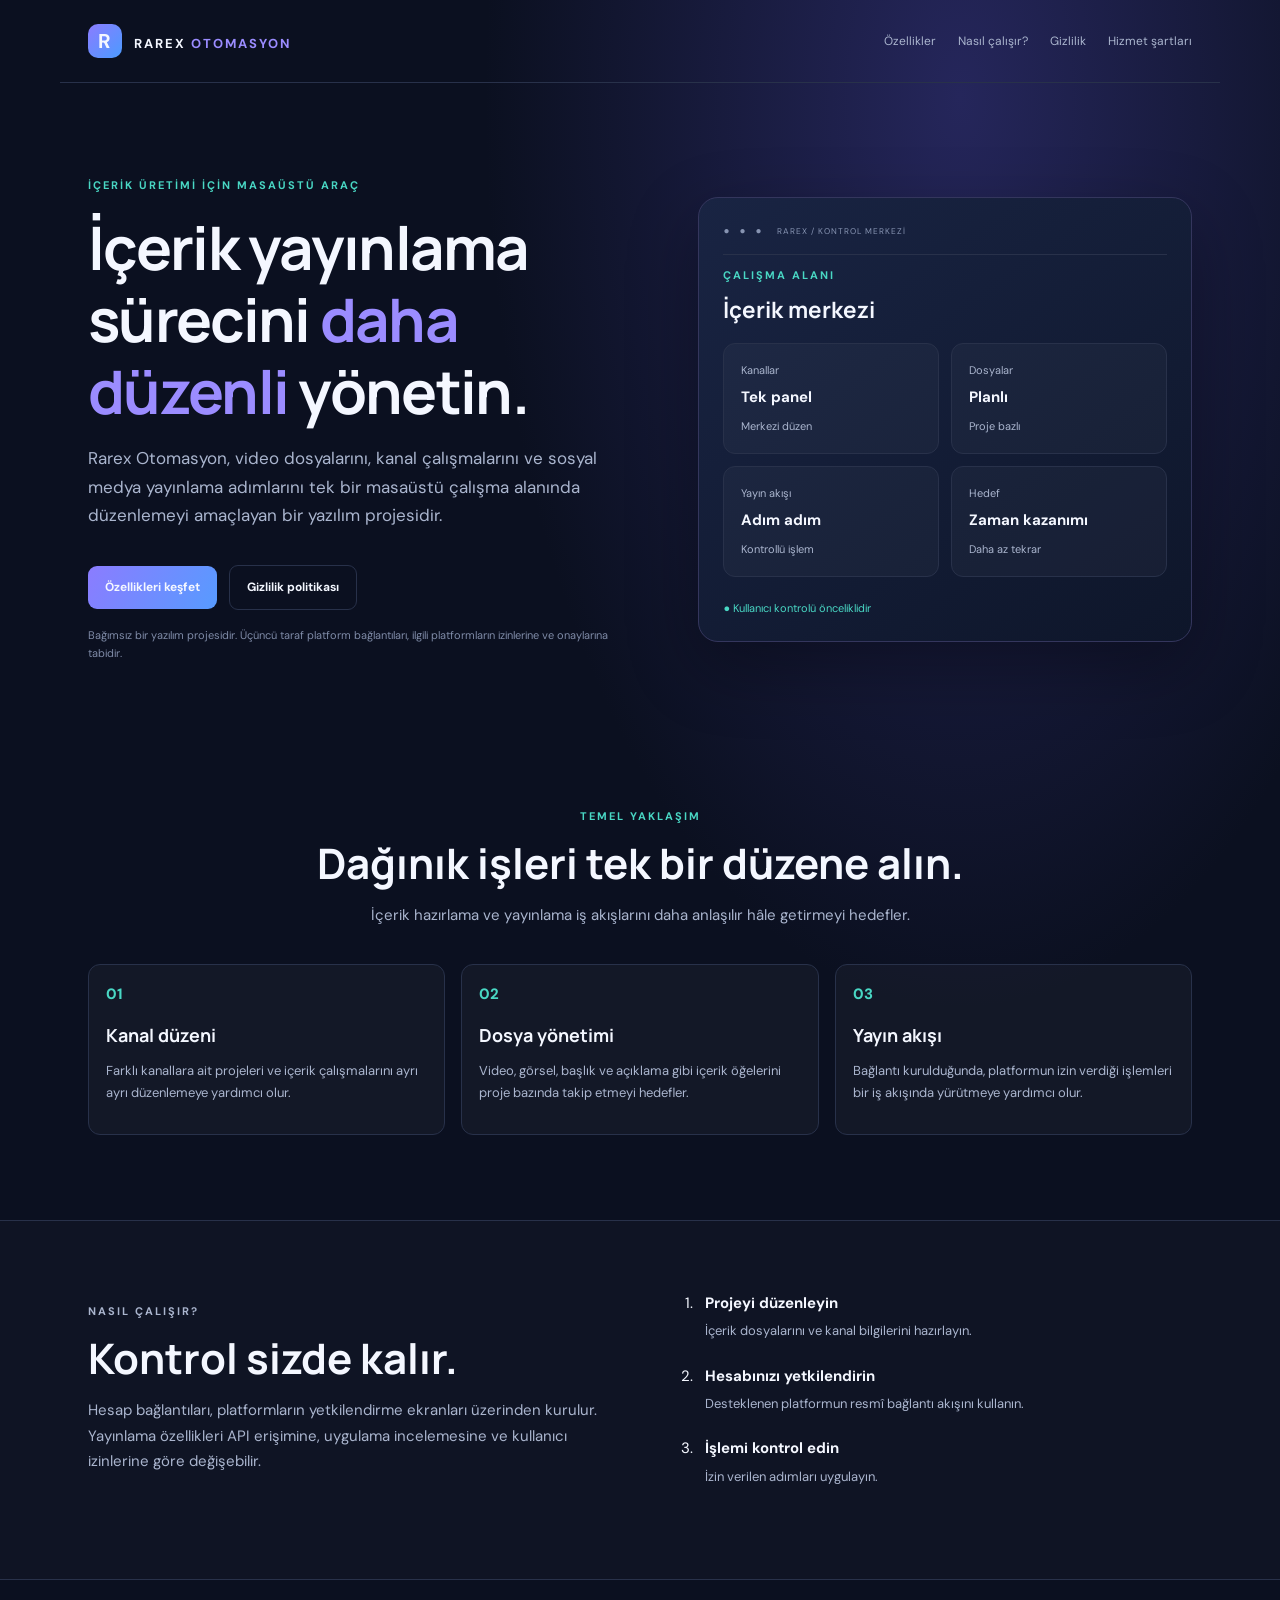
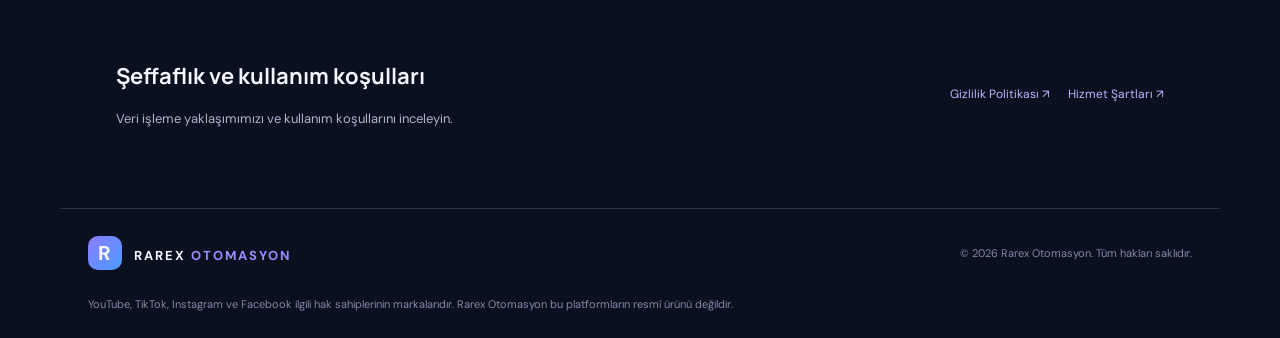
<file: index.html>
<!doctype html>
<html lang="tr"><head><meta charset="utf-8"><meta name="viewport" content="width=device-width, initial-scale=1"><meta name="description" content="Rarex Otomasyon içerik yayınlama iş akışlarını düzenlemeye yardımcı olur."><title>Rarex Otomasyon</title><link rel="stylesheet" href="style.css"></head>
<body><header><a class="brand" href="index.html"><span>R</span> RAREX <b>OTOMASYON</b></a><nav><a href="#ozellikler">Özellikler</a><a href="#nasil">Nasıl çalışır?</a><a href="gizlilik-politikasi.html">Gizlilik</a><a href="hizmet-sartlari.html">Hizmet şartları</a></nav></header>
<main><section class="hero"><div><p class="eyebrow">İÇERİK ÜRETİMİ İÇİN MASAÜSTÜ ARAÇ</p><h1>İçerik yayınlama sürecini <em>daha düzenli</em> yönetin.</h1><p class="lead">Rarex Otomasyon, video dosyalarını, kanal çalışmalarını ve sosyal medya yayınlama adımlarını tek bir masaüstü çalışma alanında düzenlemeyi amaçlayan bir yazılım projesidir.</p><a class="button" href="#ozellikler">Özellikleri keşfet</a> <a class="button secondary" href="gizlilik-politikasi.html">Gizlilik politikası</a><p class="note">Bağımsız bir yazılım projesidir. Üçüncü taraf platform bağlantıları, ilgili platformların izinlerine ve onaylarına tabidir.</p></div>
<div class="dashboard"><div class="dash-top">●　●　● <small>RAREX / KONTROL MERKEZİ</small></div><p class="eyebrow">ÇALIŞMA ALANI</p><h2>İçerik merkezi</h2><div class="tiles"><article><small>Kanallar</small><b>Tek panel</b><small>Merkezi düzen</small></article><article><small>Dosyalar</small><b>Planlı</b><small>Proje bazlı</small></article><article><small>Yayın akışı</small><b>Adım adım</b><small>Kontrollü işlem</small></article><article><small>Hedef</small><b>Zaman kazanımı</b><small>Daha az tekrar</small></article></div><p class="status">● Kullanıcı kontrolü önceliklidir</p></div></section>
<section id="ozellikler" class="section"><p class="eyebrow">TEMEL YAKLAŞIM</p><h2>Dağınık işleri tek bir düzene alın.</h2><p class="muted">İçerik hazırlama ve yayınlama iş akışlarını daha anlaşılır hâle getirmeyi hedefler.</p><div class="cards"><article><span>01</span><h3>Kanal düzeni</h3><p>Farklı kanallara ait projeleri ve içerik çalışmalarını ayrı ayrı düzenlemeye yardımcı olur.</p></article><article><span>02</span><h3>Dosya yönetimi</h3><p>Video, görsel, başlık ve açıklama gibi içerik öğelerini proje bazında takip etmeyi hedefler.</p></article><article><span>03</span><h3>Yayın akışı</h3><p>Bağlantı kurulduğunda, platformun izin verdiği işlemleri bir iş akışında yürütmeye yardımcı olur.</p></article></div></section>
<section id="nasil" class="workflow"><div><p class="eyebrow">NASIL ÇALIŞIR?</p><h2>Kontrol sizde kalır.</h2><p>Hesap bağlantıları, platformların yetkilendirme ekranları üzerinden kurulur. Yayınlama özellikleri API erişimine, uygulama incelemesine ve kullanıcı izinlerine göre değişebilir.</p></div><ol><li><b>Projeyi düzenleyin</b><p>İçerik dosyalarını ve kanal bilgilerini hazırlayın.</p></li><li><b>Hesabınızı yetkilendirin</b><p>Desteklenen platformun resmî bağlantı akışını kullanın.</p></li><li><b>İşlemi kontrol edin</b><p>İzin verilen adımları uygulayın.</p></li></ol></section>
<section class="legal"><div><h2>Şeffaflık ve kullanım koşulları</h2><p>Veri işleme yaklaşımımızı ve kullanım koşullarını inceleyin.</p></div><div><a href="gizlilik-politikasi.html">Gizlilik Politikası ↗</a><a href="hizmet-sartlari.html">Hizmet Şartları ↗</a></div></section></main>
<footer><a class="brand" href="index.html"><span>R</span> RAREX <b>OTOMASYON</b></a><p>© 2026 Rarex Otomasyon. Tüm hakları saklıdır.</p><small>YouTube, TikTok, Instagram ve Facebook ilgili hak sahiplerinin markalarıdır. Rarex Otomasyon bu platformların resmî ürünü değildir.</small></footer></body></html>
</file>
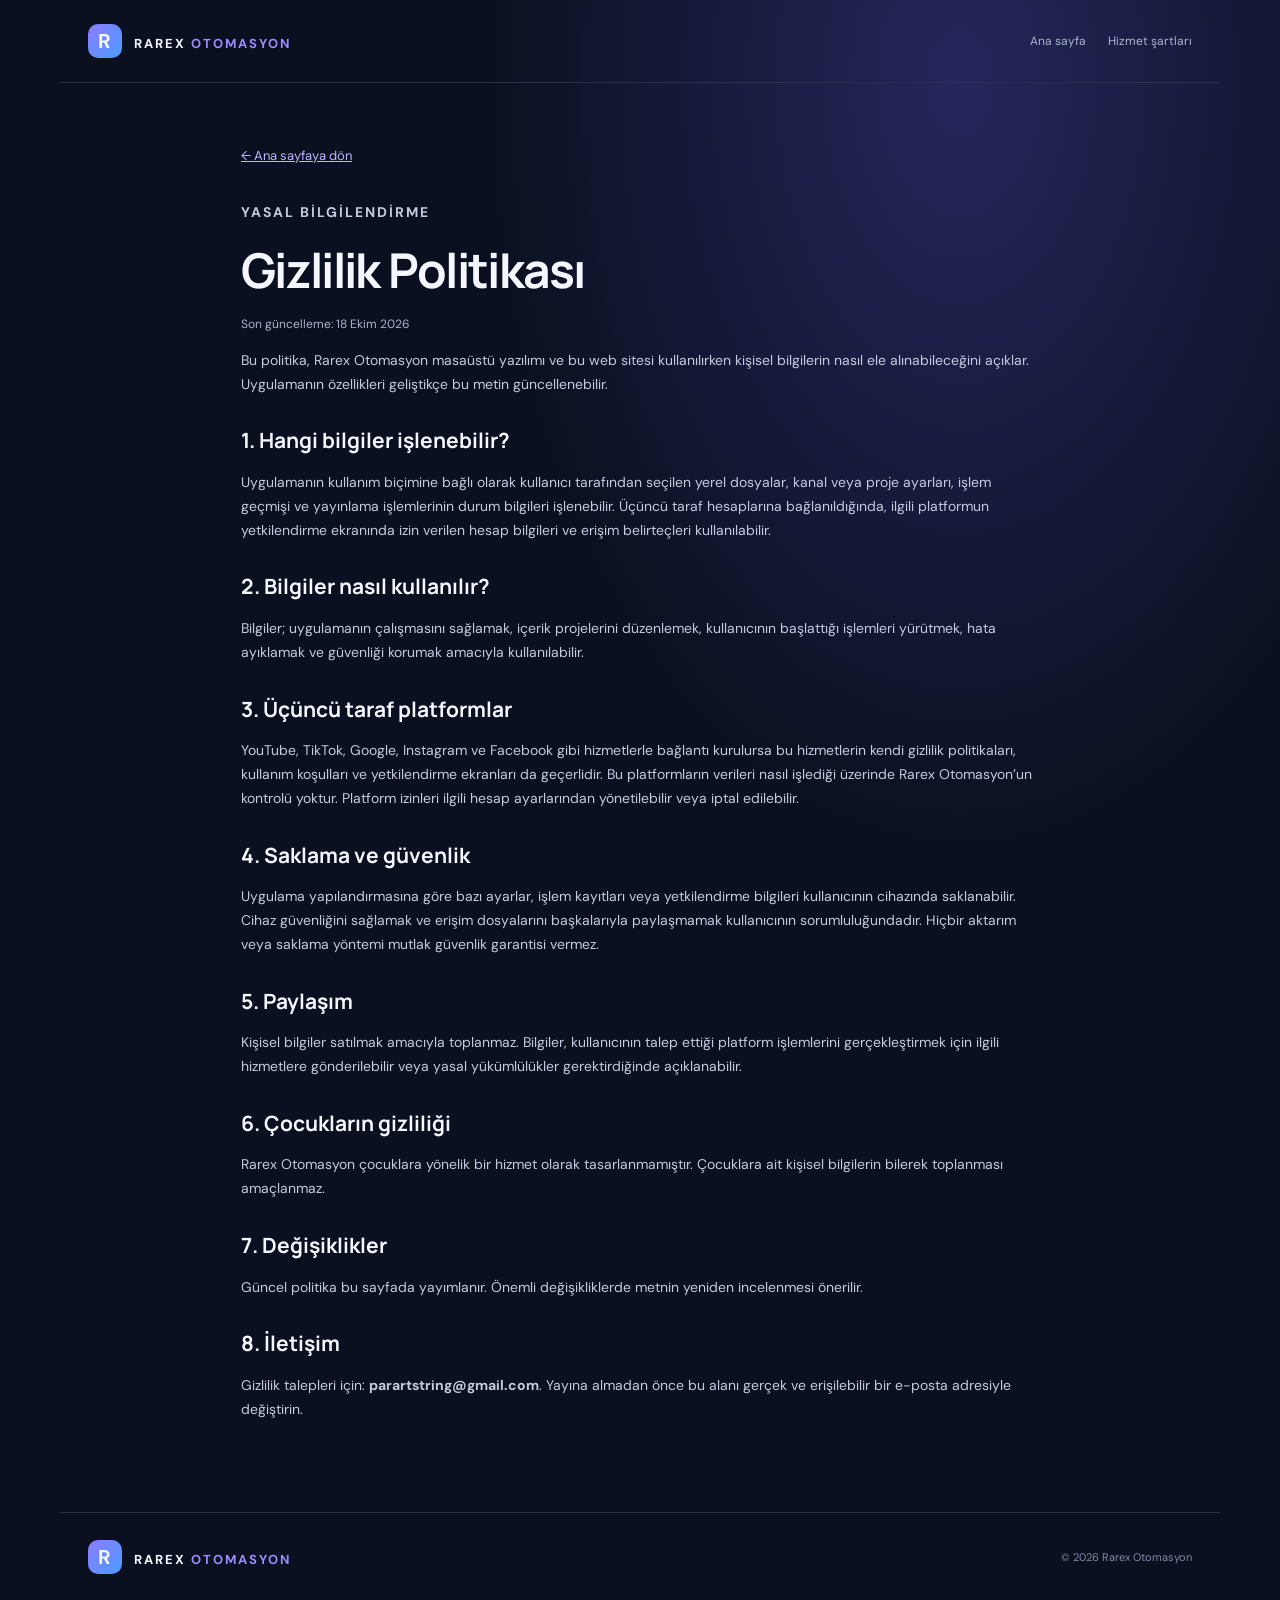
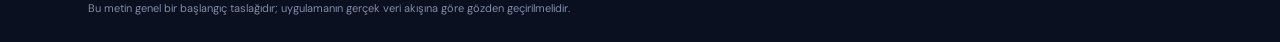
<file: gizlilik-politikasi.html>
<!doctype html><html lang="tr"><head><meta charset="utf-8"><meta name="viewport" content="width=device-width,initial-scale=1"><title>Gizlilik Politikası | Rarex Otomasyon</title><link rel="stylesheet" href="style.css"></head><body><header><a class="brand" href="index.html"><span>R</span> RAREX <b>OTOMASYON</b></a><nav><a href="index.html">Ana sayfa</a><a href="hizmet-sartlari.html">Hizmet şartları</a></nav></header><main class="legal-page"><a class="back" href="index.html">← Ana sayfaya dön</a><p class="eyebrow">YASAL BİLGİLENDİRME</p><h1>Gizlilik Politikası</h1><p class="updated">Son güncelleme: 18 Ekim 2026</p><p>Bu politika, Rarex Otomasyon masaüstü yazılımı ve bu web sitesi kullanılırken kişisel bilgilerin nasıl ele alınabileceğini açıklar. Uygulamanın özellikleri geliştikçe bu metin güncellenebilir.</p><h2>1. Hangi bilgiler işlenebilir?</h2><p>Uygulamanın kullanım biçimine bağlı olarak kullanıcı tarafından seçilen yerel dosyalar, kanal veya proje ayarları, işlem geçmişi ve yayınlama işlemlerinin durum bilgileri işlenebilir. Üçüncü taraf hesaplarına bağlanıldığında, ilgili platformun yetkilendirme ekranında izin verilen hesap bilgileri ve erişim belirteçleri kullanılabilir.</p><h2>2. Bilgiler nasıl kullanılır?</h2><p>Bilgiler; uygulamanın çalışmasını sağlamak, içerik projelerini düzenlemek, kullanıcının başlattığı işlemleri yürütmek, hata ayıklamak ve güvenliği korumak amacıyla kullanılabilir.</p><h2>3. Üçüncü taraf platformlar</h2><p>YouTube, TikTok, Google, Instagram ve Facebook gibi hizmetlerle bağlantı kurulursa bu hizmetlerin kendi gizlilik politikaları, kullanım koşulları ve yetkilendirme ekranları da geçerlidir. Bu platformların verileri nasıl işlediği üzerinde Rarex Otomasyon’un kontrolü yoktur. Platform izinleri ilgili hesap ayarlarından yönetilebilir veya iptal edilebilir.</p><h2>4. Saklama ve güvenlik</h2><p>Uygulama yapılandırmasına göre bazı ayarlar, işlem kayıtları veya yetkilendirme bilgileri kullanıcının cihazında saklanabilir. Cihaz güvenliğini sağlamak ve erişim dosyalarını başkalarıyla paylaşmamak kullanıcının sorumluluğundadır. Hiçbir aktarım veya saklama yöntemi mutlak güvenlik garantisi vermez.</p><h2>5. Paylaşım</h2><p>Kişisel bilgiler satılmak amacıyla toplanmaz. Bilgiler, kullanıcının talep ettiği platform işlemlerini gerçekleştirmek için ilgili hizmetlere gönderilebilir veya yasal yükümlülükler gerektirdiğinde açıklanabilir.</p><h2>6. Çocukların gizliliği</h2><p>Rarex Otomasyon çocuklara yönelik bir hizmet olarak tasarlanmamıştır. Çocuklara ait kişisel bilgilerin bilerek toplanması amaçlanmaz.</p><h2>7. Değişiklikler</h2><p>Güncel politika bu sayfada yayımlanır. Önemli değişikliklerde metnin yeniden incelenmesi önerilir.</p><h2>8. İletişim</h2><p>Gizlilik talepleri için: <strong>parartstring@gmail.com</strong>. Yayına almadan önce bu alanı gerçek ve erişilebilir bir e-posta adresiyle değiştirin.</p></main><footer><a class="brand" href="index.html"><span>R</span> RAREX <b>OTOMASYON</b></a><p>© 2026 Rarex Otomasyon</p><small>Bu metin genel bir başlangıç taslağıdır; uygulamanın gerçek veri akışına göre gözden geçirilmelidir.</small></footer></body></html>
</file>
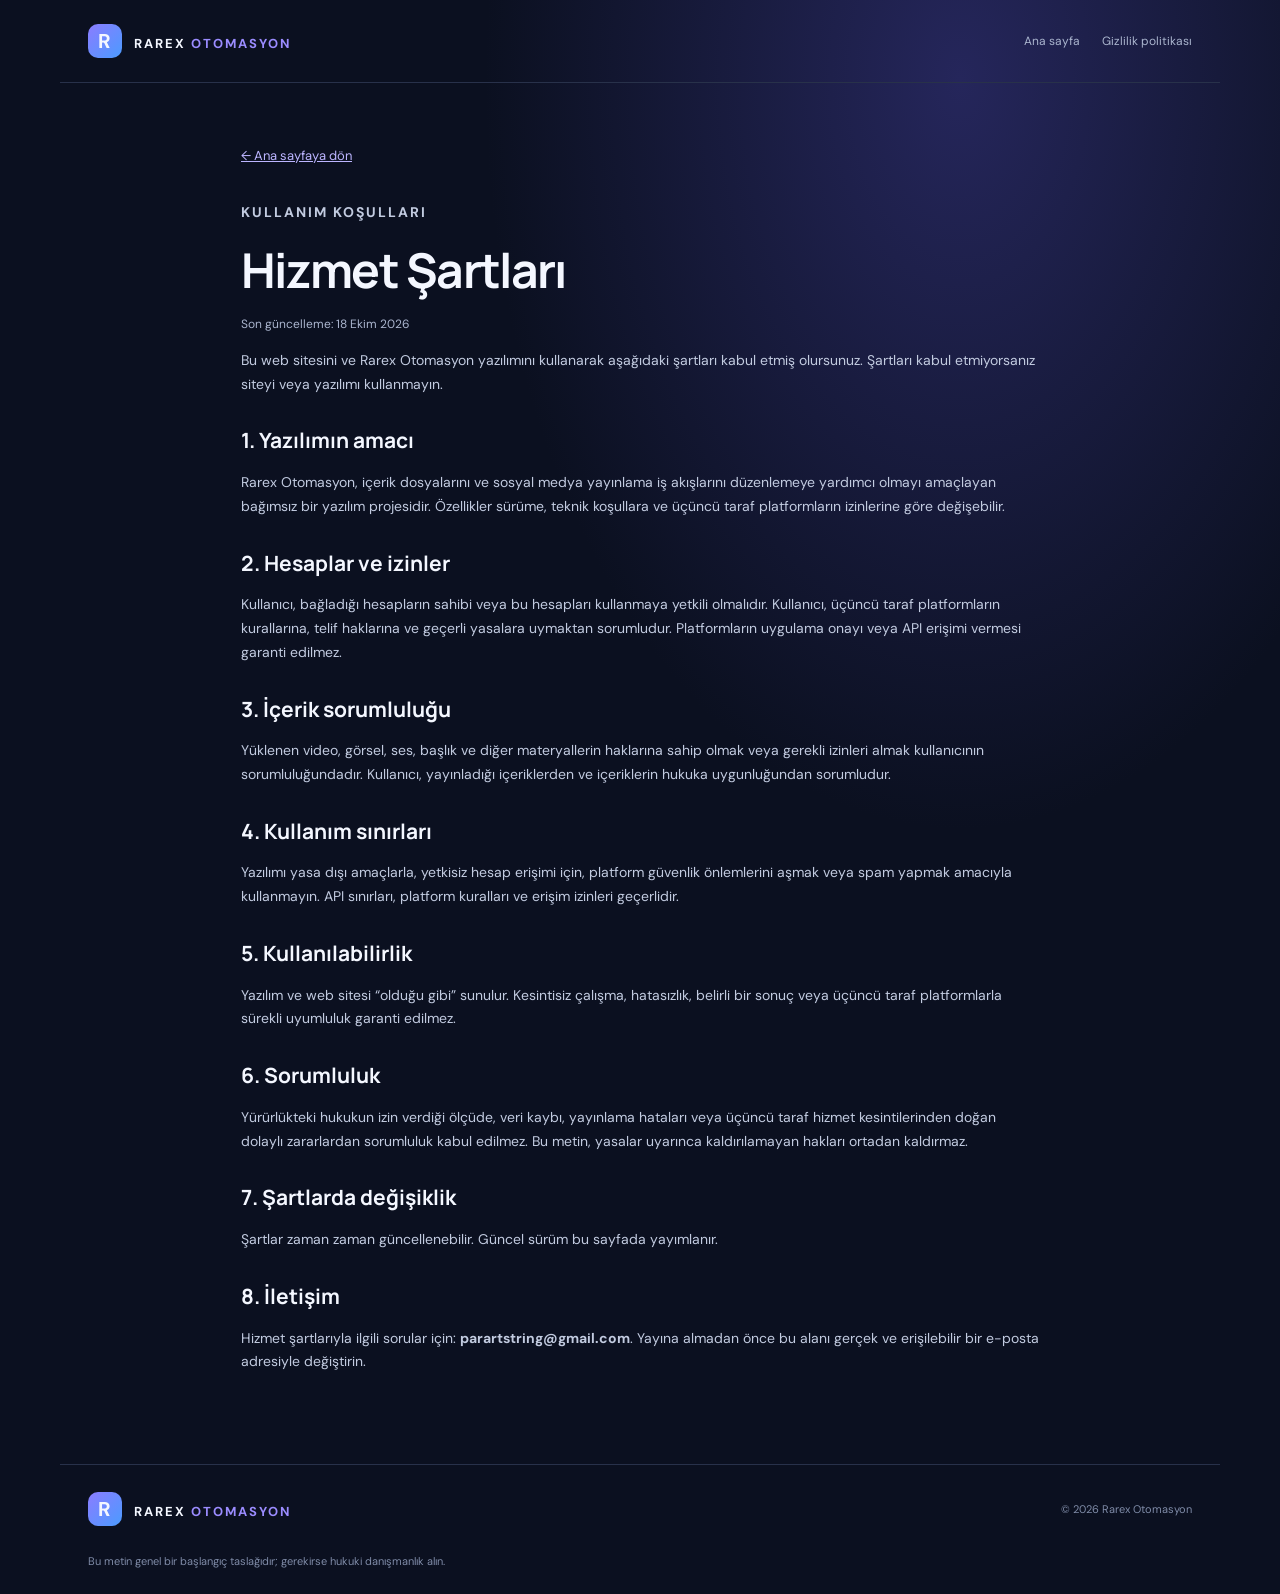
<file: hizmet-sartlari.html>
<!doctype html><html lang="tr"><head><meta charset="utf-8"><meta name="viewport" content="width=device-width,initial-scale=1"><title>Hizmet Şartları | Rarex Otomasyon</title><link rel="stylesheet" href="style.css"></head><body><header><a class="brand" href="index.html"><span>R</span> RAREX <b>OTOMASYON</b></a><nav><a href="index.html">Ana sayfa</a><a href="gizlilik-politikasi.html">Gizlilik politikası</a></nav></header><main class="legal-page"><a class="back" href="index.html">← Ana sayfaya dön</a><p class="eyebrow">KULLANIM KOŞULLARI</p><h1>Hizmet Şartları</h1><p class="updated">Son güncelleme: 18 Ekim 2026</p><p>Bu web sitesini ve Rarex Otomasyon yazılımını kullanarak aşağıdaki şartları kabul etmiş olursunuz. Şartları kabul etmiyorsanız siteyi veya yazılımı kullanmayın.</p><h2>1. Yazılımın amacı</h2><p>Rarex Otomasyon, içerik dosyalarını ve sosyal medya yayınlama iş akışlarını düzenlemeye yardımcı olmayı amaçlayan bağımsız bir yazılım projesidir. Özellikler sürüme, teknik koşullara ve üçüncü taraf platformların izinlerine göre değişebilir.</p><h2>2. Hesaplar ve izinler</h2><p>Kullanıcı, bağladığı hesapların sahibi veya bu hesapları kullanmaya yetkili olmalıdır. Kullanıcı, üçüncü taraf platformların kurallarına, telif haklarına ve geçerli yasalara uymaktan sorumludur. Platformların uygulama onayı veya API erişimi vermesi garanti edilmez.</p><h2>3. İçerik sorumluluğu</h2><p>Yüklenen video, görsel, ses, başlık ve diğer materyallerin haklarına sahip olmak veya gerekli izinleri almak kullanıcının sorumluluğundadır. Kullanıcı, yayınladığı içeriklerden ve içeriklerin hukuka uygunluğundan sorumludur.</p><h2>4. Kullanım sınırları</h2><p>Yazılımı yasa dışı amaçlarla, yetkisiz hesap erişimi için, platform güvenlik önlemlerini aşmak veya spam yapmak amacıyla kullanmayın. API sınırları, platform kuralları ve erişim izinleri geçerlidir.</p><h2>5. Kullanılabilirlik</h2><p>Yazılım ve web sitesi “olduğu gibi” sunulur. Kesintisiz çalışma, hatasızlık, belirli bir sonuç veya üçüncü taraf platformlarla sürekli uyumluluk garanti edilmez.</p><h2>6. Sorumluluk</h2><p>Yürürlükteki hukukun izin verdiği ölçüde, veri kaybı, yayınlama hataları veya üçüncü taraf hizmet kesintilerinden doğan dolaylı zararlardan sorumluluk kabul edilmez. Bu metin, yasalar uyarınca kaldırılamayan hakları ortadan kaldırmaz.</p><h2>7. Şartlarda değişiklik</h2><p>Şartlar zaman zaman güncellenebilir. Güncel sürüm bu sayfada yayımlanır.</p><h2>8. İletişim</h2><p>Hizmet şartlarıyla ilgili sorular için: <strong>parartstring@gmail.com</strong>. Yayına almadan önce bu alanı gerçek ve erişilebilir bir e-posta adresiyle değiştirin.</p></main><footer><a class="brand" href="index.html"><span>R</span> RAREX <b>OTOMASYON</b></a><p>© 2026 Rarex Otomasyon</p><small>Bu metin genel bir başlangıç taslağıdır; gerekirse hukuki danışmanlık alın.</small></footer></body></html>
</file>
<file: style.css>
@import url('https://fonts.googleapis.com/css2?family=DM+Sans:wght@400;500;600;700&family=Manrope:wght@500;600;700;800&display=swap');
:root{--bg:#0b1020;--panel:#141e36;--text:#f4f7ff;--muted:#aab5ce;--line:#28314a;--purple:#9b8cff;--teal:#49d7c4}*{box-sizing:border-box}html{scroll-behavior:smooth}body{margin:0;background:radial-gradient(ellipse at 75% 5%,#25265b 0,transparent 35%),var(--bg);color:var(--text);font:15px/1.7 'DM Sans',sans-serif}a{color:inherit;text-decoration:none}header,footer{max-width:1160px;margin:auto;padding:24px 28px;display:flex;justify-content:space-between;align-items:center;gap:22px;border-bottom:1px solid var(--line)}.brand{font-size:13px;letter-spacing:2px;font-weight:700;white-space:nowrap}.brand b{color:var(--purple)}.brand span{display:inline-grid;place-items:center;background:linear-gradient(135deg,#8b7cff,#4b9bff);width:34px;height:34px;border-radius:10px;font-size:20px;margin-right:7px}nav{display:flex;gap:22px;flex-wrap:wrap;color:var(--muted);font-size:12px}.eyebrow{font-size:11px;letter-spacing:2px;color:var(--teal);font-weight:700}.hero{max-width:1160px;margin:auto;padding:82px 28px;display:grid;grid-template-columns:1.05fr .95fr;gap:65px;align-items:center}h1,h2,h3{font-family:Manrope,sans-serif;line-height:1.2}h1{font-size:clamp(38px,5vw,60px);letter-spacing:-1.7px;margin:16px 0}h1 em{font-style:normal;color:var(--purple)}.lead{font-size:17px;color:var(--muted);max-width:600px}.button{display:inline-block;padding:11px 17px;margin:18px 8px 5px 0;border-radius:9px;background:linear-gradient(120deg,#8b7cff,#579bff);font-size:12px;font-weight:700}.button.secondary{background:transparent;border:1px solid var(--line)}.note{font-size:11px;color:#7f8ba7;max-width:550px}.dashboard{padding:24px;border:1px solid #34365d;border-radius:20px;background:linear-gradient(145deg,#192443,#0e162a);box-shadow:0 24px 70px #0005}.dash-top{border-bottom:1px solid var(--line);padding-bottom:15px;color:#8794b2;font-size:10px}.dash-top small{margin-left:12px;letter-spacing:1px}.dashboard h2{margin:0 0 20px}.tiles{display:grid;grid-template-columns:1fr 1fr;gap:12px}.tiles article,.cards article{padding:17px;background:#ffffff08;border:1px solid var(--line);border-radius:12px}.tiles small,.tiles b{display:block}.tiles small{color:var(--muted);font-size:11px}.tiles b{margin:6px 0;font-size:15px}.status{font-size:11px;color:var(--teal);margin:22px 0 0}.section{max-width:1160px;margin:auto;padding:40px 28px 85px;text-align:center}.section h2,.workflow h2{font-size:clamp(30px,4vw,42px);margin:12px 0}.muted,.cards p,.workflow p,.legal p{color:var(--muted)}.cards{display:grid;grid-template-columns:repeat(3,1fr);gap:16px;text-align:left;margin-top:35px}.cards article>span{color:var(--teal);font-weight:800}.cards h3{font-size:18px;margin-bottom:8px}.cards p{font-size:13px}.workflow{padding:70px max(28px,calc((100% - 1104px)/2));display:grid;grid-template-columns:1fr 1fr;gap:65px;border-top:1px solid var(--line);border-bottom:1px solid var(--line);background:#ffffff04}.workflow ol{margin:0;padding-left:24px}.workflow li{padding:0 0 17px 8px}.workflow li p{font-size:13px;margin:4px 0}.legal{max-width:1104px;margin:65px auto;padding:0 28px;display:flex;justify-content:space-between;gap:25px;align-items:center}.legal h2{font-size:22px}.legal p{font-size:13px}.legal a{color:#bcb5ff;font-size:12px;margin-left:18px}footer{border-top:1px solid var(--line);border-bottom:0;flex-wrap:wrap}footer p,footer small{font-size:11px;color:#7f8ba7}footer small{width:100%}.legal-page{max-width:850px;margin:60px auto 90px;padding:0 26px}.legal-page h1{font-size:clamp(35px,5vw,48px)}.legal-page h2{font-size:21px;margin-top:32px}.legal-page p,.legal-page li{color:#c2cbe0;font-size:14px}.legal-page .updated{font-size:12px;color:var(--muted)}.legal-page a{color:#bcb5ff;text-decoration:underline}.back{display:inline-block;color:#bcb5ff;margin-bottom:20px;font-size:13px}@media(max-width:780px){header,.hero,.workflow,.legal{display:flex;flex-direction:column;align-items:flex-start}header{padding:20px}.hero{padding-top:50px;gap:35px}.cards{grid-template-columns:1fr}.workflow{padding-top:45px;padding-bottom:45px}.legal a{display:inline-block;margin:5px 12px 5px 0}footer{align-items:flex-start;flex-direction:column}}
</file>
